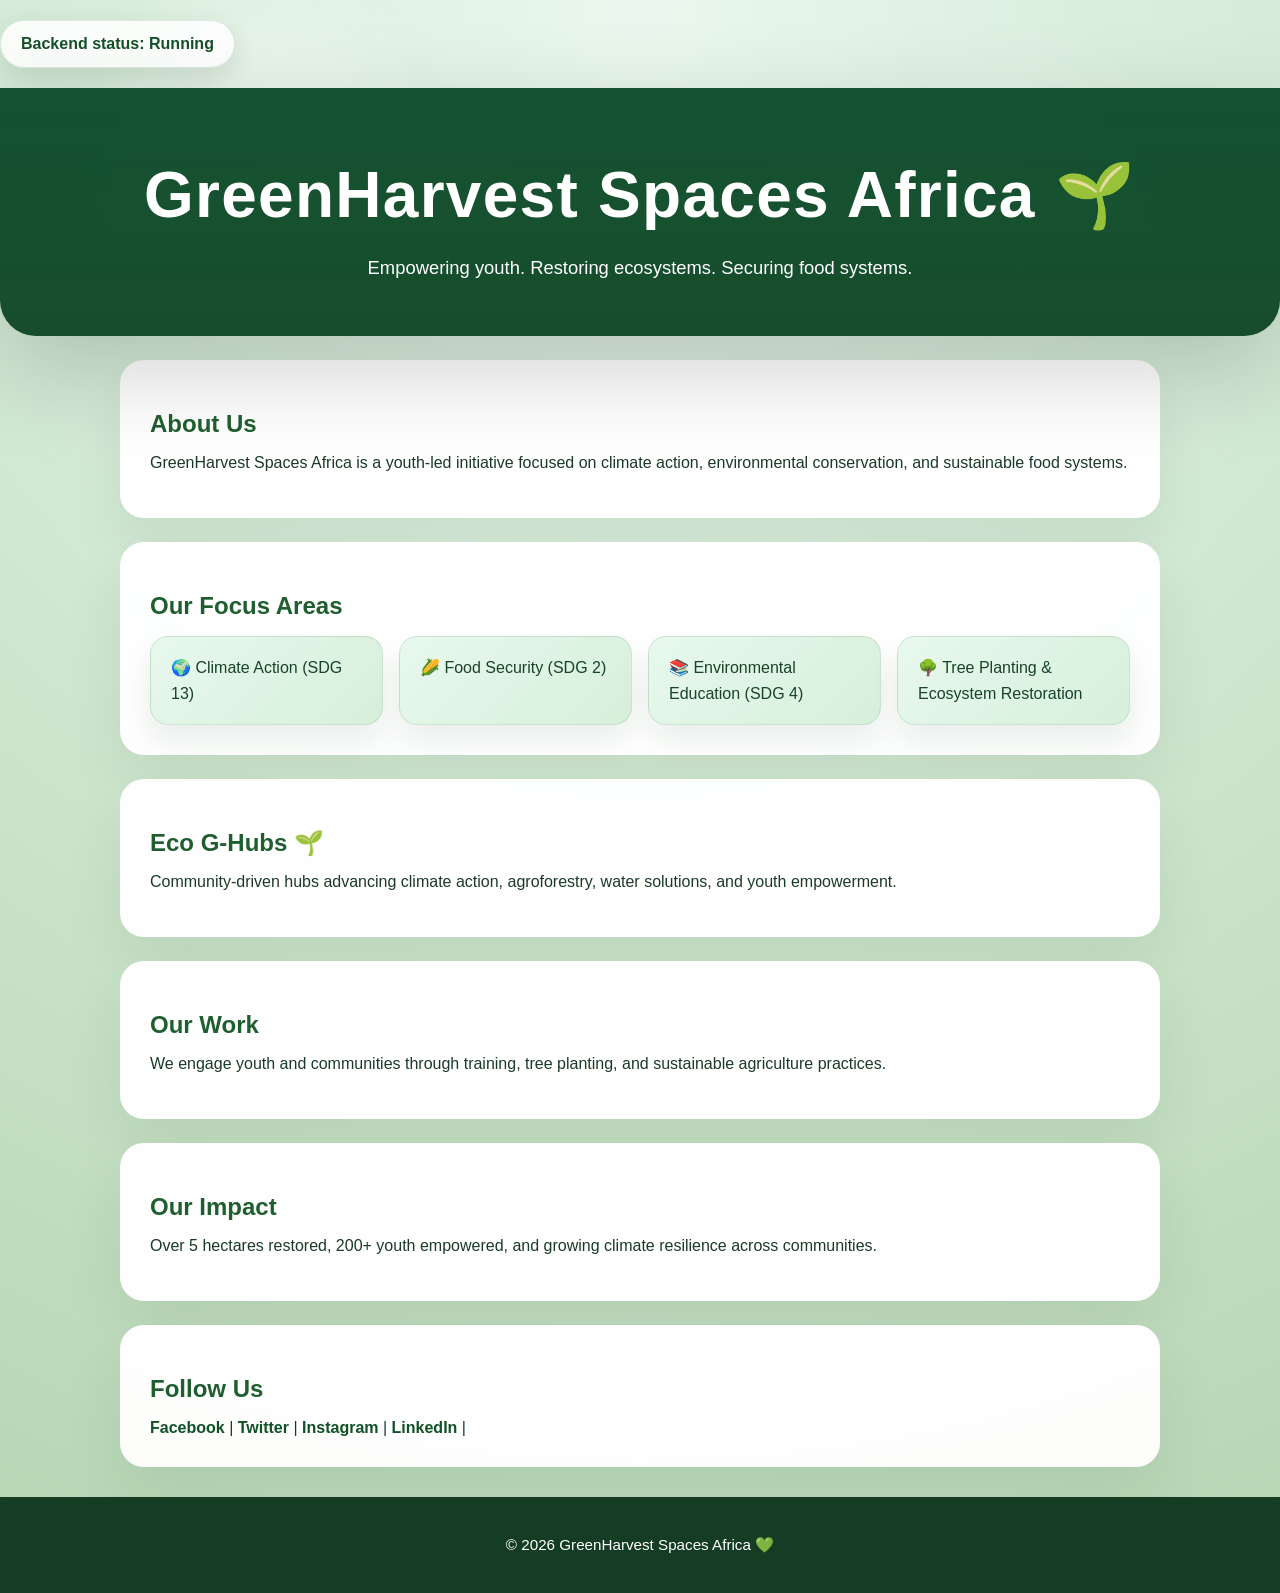
<file: front-ai/index.html>
<!DOCTYPE html>
<html lang="en">

<head>
    <meta charset="UTF-8">
    <meta name="viewport" content="width=device-width, initial-scale=1.0">
    <title>GreenHarvest Spaces Africa</title>
    <link rel="stylesheet" href="style.css">
</head>

<body>
    <div class="backend-status">Backend status: Running</div>

    <!-- HEADER -->
    <header>
        <h1>GreenHarvest Spaces Africa 🌱</h1>
        <p>Empowering youth. Restoring ecosystems. Securing food systems.</p>
    </header>

    <!-- ABOUT -->
    <section>
        <h2>About Us</h2>
        <p>
            GreenHarvest Spaces Africa is a youth-led initiative focused on climate action,
            environmental conservation, and sustainable food systems.
        </p>
    </section>

    <!-- FOCUS AREAS -->
    <section>
        <h2>Our Focus Areas</h2>

        <ul>
            <li>🌍 Climate Action (SDG 13)</li>
            <li>🌽 Food Security (SDG 2)</li>
            <li>📚 Environmental Education (SDG 4)</li>
            <li>🌳 Tree Planting & Ecosystem Restoration</li>
        </ul>
    </section>

    <!-- ECO G-HUBS -->
    <section>
        <h2>Eco G-Hubs 🌱</h2>
        <p>
            Community-driven hubs advancing climate action, agroforestry,
            water solutions, and youth empowerment.
        </p>
    </section>

    <!-- OUR WORK -->
    <section>
        <h2>Our Work</h2>
        <p>
            We engage youth and communities through training, tree planting,
            and sustainable agriculture practices.
        </p>
    </section>

    <!-- IMPACT -->
    <section>
        <h2>Our Impact</h2>
        <p>
            Over 5 hectares restored, 200+ youth empowered, and growing
            climate resilience across communities.
        </p>
    </section>

    <!-- SOCIAL MEDIA -->
    <section>
        <h2>Follow Us</h2>

        <a href="https://www.facebook.com/YourPage" target="_blank">Facebook</a> |
        <a href="https://twitter.com/greenhas" target="_blank">Twitter</a> |
        <a href="https://www.instagram.com/greenh.spaces" target="_blank">Instagram</a> |
        <a href="https://www.linkedin.com/company/greenharvest-spaces/" target="_blank">LinkedIn</a> |
       

    </section>

    <!-- FOOTER -->
    <footer>
        <p>© 2026 GreenHarvest Spaces Africa 💚</p>
    </footer>

</body>

</html>
</file>
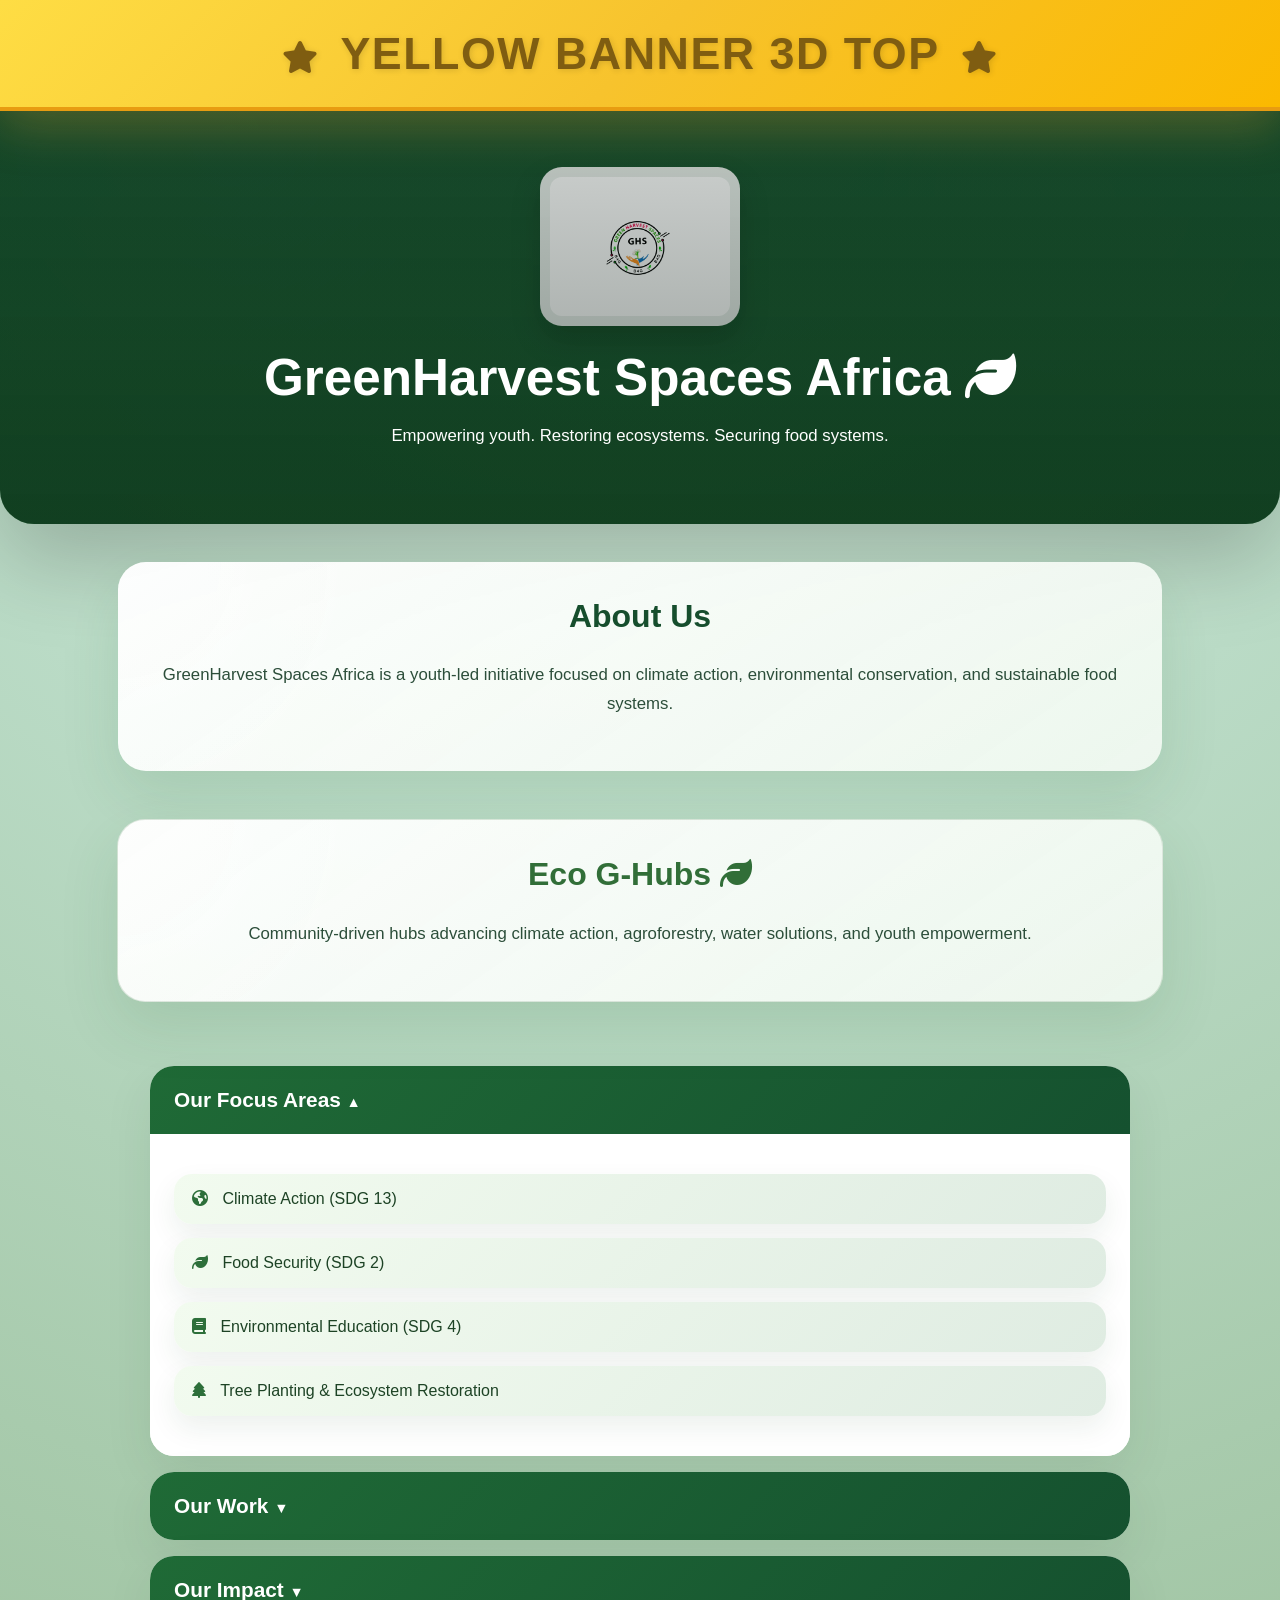
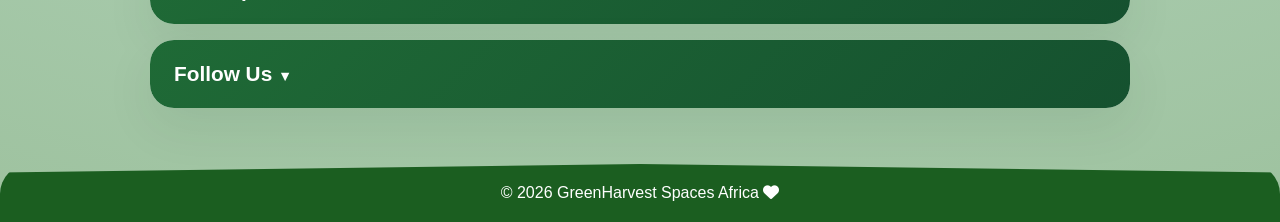
<file: web/index.html>
<!DOCTYPE html>
<html lang="en">

<head>
    <meta charset="UTF-8">
    <meta name="viewport" content="width=device-width, initial-scale=1.0">
    <title>GreenHarvest Spaces Africa</title>
    <link rel="stylesheet" href="style.css">
    <link rel="stylesheet" href="https://cdnjs.cloudflare.com/ajax/libs/font-awesome/6.4.0/css/all.min.css">
</head>

<body>
    <!-- YELLOW 3D BANNER -->
    <div class="yellow-banner">
        <h1><i class="fas fa-star"></i> YELLOW BANNER 3D TOP <i class="fas fa-star"></i></h1>
    </div>

    <!-- HEADER -->
    <header>
        <img src="../static/images/logo.png" alt="GreenHarvest Spaces Africa logo" class="page-logo">
        <h1>GreenHarvest Spaces Africa <i class="fas fa-leaf"></i></h1>
        <p>Empowering youth. Restoring ecosystems. Securing food systems.</p>
    </header>

    <!-- FEATURED ABOUT US SECTION -->
    <div class="featured-about">
        <div class="about-box">
            <h2>About Us</h2>
            <p>
                GreenHarvest Spaces Africa is a youth-led initiative focused on climate action,
                environmental conservation, and sustainable food systems.
            </p>
        </div>
    </div>

    <!-- FEATURED ECO G-HUBS SECTION -->
    <div class="featured-about">
        <div class="about-box eco-hub-box">
            <h2>Eco G-Hubs <i class="fas fa-leaf"></i></h2>
            <p>
                Community-driven hubs advancing climate action, agroforestry,
                water solutions, and youth empowerment.
            </p>
        </div>
    </div>

    <!-- COLLAPSIBLE SECTIONS -->
    <div class="sections-container">
        <!-- FOCUS AREAS -->
        <section class="collapsible-section" id="focus-section">
            <div class="section-header" onclick="toggleSection('focus-section')">
                <h2>Our Focus Areas <span class="toggle-icon">▼</span></h2>
            </div>
            <div class="section-content">
                <ul>
                    <li><i class="fas fa-earth-americas"></i> Climate Action (SDG 13)</li>
                    <li><i class="fas fa-leaf"></i> Food Security (SDG 2)</li>
                    <li><i class="fas fa-book"></i> Environmental Education (SDG 4)</li>
                    <li><i class="fas fa-tree"></i> Tree Planting & Ecosystem Restoration</li>
                </ul>
            </div>
        </section>

        <!-- OUR WORK -->
        <section class="collapsible-section" id="work-section">
            <div class="section-header" onclick="toggleSection('work-section')">
                <h2>Our Work <span class="toggle-icon">▼</span></h2>
            </div>
            <div class="section-content">
                <p>
                    We engage youth and communities through training, tree planting,
                    and sustainable agriculture practices.
                </p>
            </div>
        </section>

        <!-- IMPACT -->
        <section class="collapsible-section" id="impact-section">
            <div class="section-header" onclick="toggleSection('impact-section')">
                <h2>Our Impact <span class="toggle-icon">▼</span></h2>
            </div>
            <div class="section-content">
                <p>
                    Over 5 hectares restored, 200+ youth empowered, and growing
                    climate resilience across communities.
                </p>
            </div>
        </section>

        <!-- SOCIAL MEDIA -->
        <section class="collapsible-section" id="social-section">
            <div class="section-header" onclick="toggleSection('social-section')">
                <h2>Follow Us <span class="toggle-icon">▼</span></h2>
            </div>
            <div class="section-content">
                <a href="https://www.facebook.com/YourPage" target="_blank">Facebook</a> |
                <a href="https://twitter.com/greenhas" target="_blank">Twitter</a> |
                <a href="https://www.instagram.com/greenh.spaces" target="_blank">Instagram</a> |
                <a href="https://www.linkedin.com/company/greenharvestspaces" target="_blank">LinkedIn</a>
            </div>
        </section>
    </div>

    <!-- FOOTER -->
    <footer>
        <p>© 2026 GreenHarvest Spaces Africa <i class="fas fa-heart"></i></p>
    </footer>

    <script>
        function toggleSection(sectionId) {
            const section = document.getElementById(sectionId);
            section.classList.toggle('active');
            const icon = section.querySelector('.toggle-icon');
            if (section.classList.contains('active')) {
                icon.style.transform = 'rotate(180deg)';
            } else {
                icon.style.transform = 'rotate(0deg)';
            }
        }
    </script>

    <script>
        function toggleSection(sectionId) {
            const section = document.getElementById(sectionId);
            const content = section.querySelector('.section-content');
            const icon = section.querySelector('.toggle-icon');
            
            section.classList.toggle('active');
            
            if (section.classList.contains('active')) {
                content.style.display = 'block';
                icon.textContent = '▲';
            } else {
                content.style.display = 'none';
                icon.textContent = '▼';
            }
        }

        // Expand first section by default
        document.addEventListener('DOMContentLoaded', function() {
            const firstSection = document.querySelector('.collapsible-section');
            if (firstSection) {
                firstSection.classList.add('active');
                firstSection.querySelector('.section-content').style.display = 'block';
                firstSection.querySelector('.toggle-icon').textContent = '▲';
            }
        });
    </script>
</body>

</html>
</file>
<file: front-ai/style.css>
body {
    margin: 0;
    font-family: Inter, Arial, sans-serif;
    background: radial-gradient(circle at top, #eaf7ee 0%, #d5ebd7 38%, #b6d5b2 100%);
    color: #1b3a28;
    min-height: 100vh;
}

body::before {
    content: "";
    position: fixed;
    inset: 0;
    background: radial-gradient(circle at 20% 15%, rgba(255,255,255,0.5), transparent 15%),
                radial-gradient(circle at 80% 20%, rgba(255,255,255,0.18), transparent 14%);
    pointer-events: none;
    z-index: -1;
}

header {
    background: linear-gradient(180deg, rgba(6, 80, 43, 0.92), rgba(26, 101, 51, 0.94)),
                url('https://images.unsplash.com/photo-1500530855697-b586d89ba3ee?auto=format&fit=crop&w=1920&q=80') center/cover no-repeat;
    color: white;
    text-align: center;
    padding: 70px 24px 52px;
    border-bottom-left-radius: 36px;
    border-bottom-right-radius: 36px;
    box-shadow: 0 35px 100px rgba(0, 0, 0, 0.18);
    position: relative;
    overflow: hidden;
}

header::after {
    content: "";
    position: absolute;
    inset: 0;
    background: linear-gradient(180deg, rgba(1, 30, 18, 0.18), rgba(1, 30, 18, 0.42));
    pointer-events: none;
}

header h1 {
    margin: 0;
    font-size: clamp(2.4rem, 5vw, 4rem);
    letter-spacing: 0.02em;
    position: relative;
    z-index: 1;
}

header p {
    margin: 18px auto 0;
    max-width: 760px;
    font-size: 1.15rem;
    line-height: 1.8;
    position: relative;
    z-index: 1;
}

.hero-badges {
    display: flex;
    flex-wrap: wrap;
    justify-content: center;
    gap: 12px;
    margin-top: 28px;
    position: relative;
    z-index: 1;
}

.hero-badges span {
    background: rgba(255, 255, 255, 0.14);
    border: 1px solid rgba(255, 255, 255, 0.2);
    padding: 10px 18px;
    border-radius: 999px;
    font-size: 0.95rem;
    color: rgba(255, 255, 255, 0.95);
}

section {
    background: rgba(255, 255, 255, 0.96);
    margin: 24px auto;
    padding: 30px;
    width: min(95%, 980px);
    border-radius: 24px;
    box-shadow: 0 24px 60px rgba(15, 55, 29, 0.08);
}

h2 {
    color: #1f5e2f;
    margin-bottom: 16px;
}

ul {
    padding: 0;
    margin: 0;
    display: grid;
    grid-template-columns: repeat(auto-fit, minmax(220px, 1fr));
    gap: 16px;
    list-style: none;
}

ul li {
    background: linear-gradient(135deg, #e8f8ee, #d6f0da);
    color: #184327;
    padding: 18px 20px;
    border-radius: 18px;
    border: 1px solid rgba(27, 94, 32, 0.12);
    box-shadow: 0 16px 30px rgba(15, 54, 28, 0.08);
    line-height: 1.6;
}

section a {
    color: #105225;
    text-decoration: none;
    font-weight: 700;
}

section a:hover {
    color: #1f6b36;
    text-decoration: underline;
}

.backend-status {
    text-align: center;
    margin: 20px auto;
    padding: 14px 20px;
    display: inline-block;
    background: rgba(255, 255, 255, 0.9);
    color: #155028;
    border: 1px solid rgba(33, 128, 67, 0.16);
    border-radius: 999px;
    font-weight: 700;
    box-shadow: 0 10px 30px rgba(15, 52, 26, 0.12);
}

footer {
    text-align: center;
    padding: 24px;
    background: #143d24;
    color: white;
    margin-top: 30px;
    font-size: 0.95rem;
}

@media (max-width: 820px) {
    section {
        padding: 24px;
    }
}
</file>
<file: web/style.css>
body {
    margin: 0;
    padding: 0;
    font-family: Inter, Arial, sans-serif;
    background: radial-gradient(circle at top, #daf1e1 0%, #badbc6 45%, #9ec29f 100%);
    color: #1d4325;
    min-height: 100vh;
}

body::before {
    content: "";
    position: fixed;
    inset: 0;
    background: radial-gradient(circle at 18% 15%, rgba(255, 255, 255, 0.36), transparent 20%),
                radial-gradient(circle at 85% 22%, rgba(255, 255, 255, 0.18), transparent 18%);
    pointer-events: none;
    z-index: -1;
}

.yellow-banner {
    background: linear-gradient(135deg, #fedd44, #f7c32d, #fbb900);
    padding: 28px 20px;
    text-align: center;
    box-shadow: 0 14px 50px rgba(249, 168, 38, 0.28);
    border-bottom: 4px solid #e89c11;
    position: relative;
    z-index: 10;
}

.yellow-banner h1 {
    margin: 0;
    font-size: clamp(2rem, 4vw, 2.8rem);
    color: #7f5d11;
    text-shadow: 1px 1px 6px rgba(0, 0, 0, 0.14);
    letter-spacing: 1.5px;
}

.yellow-banner h1 i {
    margin: 0 8px;
    font-size: 2rem;
    animation: bounce 1.1s infinite;
}

@keyframes bounce {
    0%, 100% { transform: translateY(0); }
    50% { transform: translateY(-5px); }
}

header {
    background: linear-gradient(180deg, rgba(9, 69, 34, 0.92), rgba(21, 92, 41, 0.95)),
                url('https://images.unsplash.com/photo-1516035069371-29a1d8eaf2a4?auto=format&fit=crop&w=1800&q=80') center/cover no-repeat;
    color: white;
    text-align: center;
    padding: 56px 22px;
    border-radius: 0 0 34px 34px;
    box-shadow: 0 35px 90px rgba(0, 0, 0, 0.22);
    position: relative;
    overflow: hidden;
}

.page-logo {
    display: block;
    width: min(180px, 28vw);
    max-width: 180px;
    margin: 0 auto 22px;
    border-radius: 22px;
    box-shadow: 0 14px 30px rgba(0, 0, 0, 0.18);
    background: rgba(255, 255, 255, 0.9);
    padding: 10px;
}

header::after {
    content: "";
    position: absolute;
    inset: 0;
    background: linear-gradient(180deg, rgba(3, 20, 12, 0.18), rgba(3, 20, 12, 0.45));
    pointer-events: none;
}

header h1 {
    margin: 0;
    font-size: clamp(2.2rem, 4vw, 3.5rem);
    position: relative;
    z-index: 1;
}

header p {
    margin-top: 14px;
    font-size: 1.05rem;
    max-width: 780px;
    margin-left: auto;
    margin-right: auto;
    line-height: 1.75;
    position: relative;
    z-index: 1;
}

.featured-about {
    display: grid;
    gap: 24px;
    justify-items: center;
    margin: 28px auto;
    padding: 10px;
    width: min(95%, 980px);
}

.about-box {
    background: linear-gradient(145deg, rgba(255,255,255,0.96), rgba(241, 249, 241, 0.92));
    padding: 36px 32px;
    width: 100%;
    border-radius: 28px;
    box-shadow: 0 24px 60px rgba(32, 87, 42, 0.12);
    text-align: center;
    position: relative;
    overflow: hidden;
}

.about-box::before {
    content: "";
    position: absolute;
    inset: 0;
    background: radial-gradient(circle at top left, rgba(255,255,255,0.25), transparent 24%);
    pointer-events: none;
}

.about-box h2 {
    margin-top: 0;
    font-size: 2rem;
    color: #164e2d;
    position: relative;
    z-index: 1;
}

.about-box p {
    font-size: 1.05rem;
    line-height: 1.7;
    color: #2c4e3a;
    position: relative;
    z-index: 1;
}

.eco-hub-box {
    border: 1px solid rgba(29, 94, 39, 0.14);
}

.eco-hub-box h2 {
    color: #316e38;
}

.sections-container {
    max-width: 980px;
    margin: 20px auto;
    padding: 10px;
}

.collapsible-section {
    background: rgba(255, 255, 255, 0.96);
    margin: 16px auto;
    border-radius: 24px;
    box-shadow: 0 18px 50px rgba(12, 57, 28, 0.08);
    overflow: hidden;
    transition: transform 0.25s ease, box-shadow 0.25s ease;
}

.collapsible-section:hover {
    transform: translateY(-3px);
    box-shadow: 0 22px 60px rgba(12, 57, 28, 0.12);
}

.section-header {
    background: linear-gradient(135deg, #1f6a36, #15512f);
    color: white;
    padding: 22px 24px;
    cursor: pointer;
    user-select: none;
    transition: all 0.3s ease;
    display: flex;
    justify-content: space-between;
    align-items: center;
}

.section-header:hover {
    background: linear-gradient(135deg, #2b7b48, #196035);
}

.section-header h2 {
    margin: 0;
    font-size: 1.3rem;
}

.toggle-icon {
    font-size: 0.9rem;
    transition: transform 0.3s ease;
}

.section-content {
    display: none;
    padding: 24px;
    background: white;
    animation: slideDown 0.3s ease;
}

.collapsible-section.active .section-content {
    display: block;
}

@keyframes slideDown {
    from { opacity: 0; transform: translateY(-8px); }
    to { opacity: 1; transform: translateY(0); }
}

ul {
    padding-left: 0;
    list-style: none;
    display: grid;
    gap: 14px;
}

ul li {
    background: linear-gradient(135deg, #f2fbef, #dfece2);
    margin: 0;
    padding: 16px 18px;
    border-radius: 18px;
    box-shadow: 0 12px 28px rgba(22, 72, 35, 0.08);
    transition: transform 0.25s ease, background 0.25s ease;
}

ul li:hover {
    background: linear-gradient(135deg, #1b6b39, #144925);
    color: white;
    transform: translateX(8px);
}

ul li i {
    color: #2d6f3a;
    margin-right: 10px;
}

.section-content a {
    color: #17632b;
    text-decoration: none;
    font-weight: 700;
    transition: color 0.2s ease, transform 0.2s ease;
}

.section-content a:hover {
    color: #1f8641;
    transform: translateY(-1px);
}

.backend-status {
    text-align: center;
    margin: 18px auto;
    padding: 14px 20px;
    display: inline-block;
    background: rgba(255,255,255,0.92);
    color: #16612f;
    border: 1px solid rgba(30, 110, 40, 0.16);
    border-radius: 999px;
    font-weight: 700;
    box-shadow: 0 12px 28px rgba(20, 70, 31, 0.11);
}

footer {
    text-align: center;
    padding: 22px;
    background: #154a28;
    color: white;
    margin-top: 24px;
}

@media (max-width: 880px) {
    .sections-container, .featured-about {
        width: 95%;
    }
}

@media (max-width: 680px) {
    .yellow-banner {
        padding: 22px 16px;
    }

    .section-header {
        flex-direction: column;
        align-items: flex-start;
        gap: 12px;
    }
}

/* FOOTER */
footer {
    text-align: center;
    padding: 20px;
    background: #1b5e20;
    color: white;
    margin: 30px auto 0;
    border-radius: 30px 30px 0 0;
    clip-path: polygon(0 15%, 50% 0, 100% 15%, 100% 100%, 0 100%);
    position: relative;
}

footer p {
    margin: 0;
}
</file>
